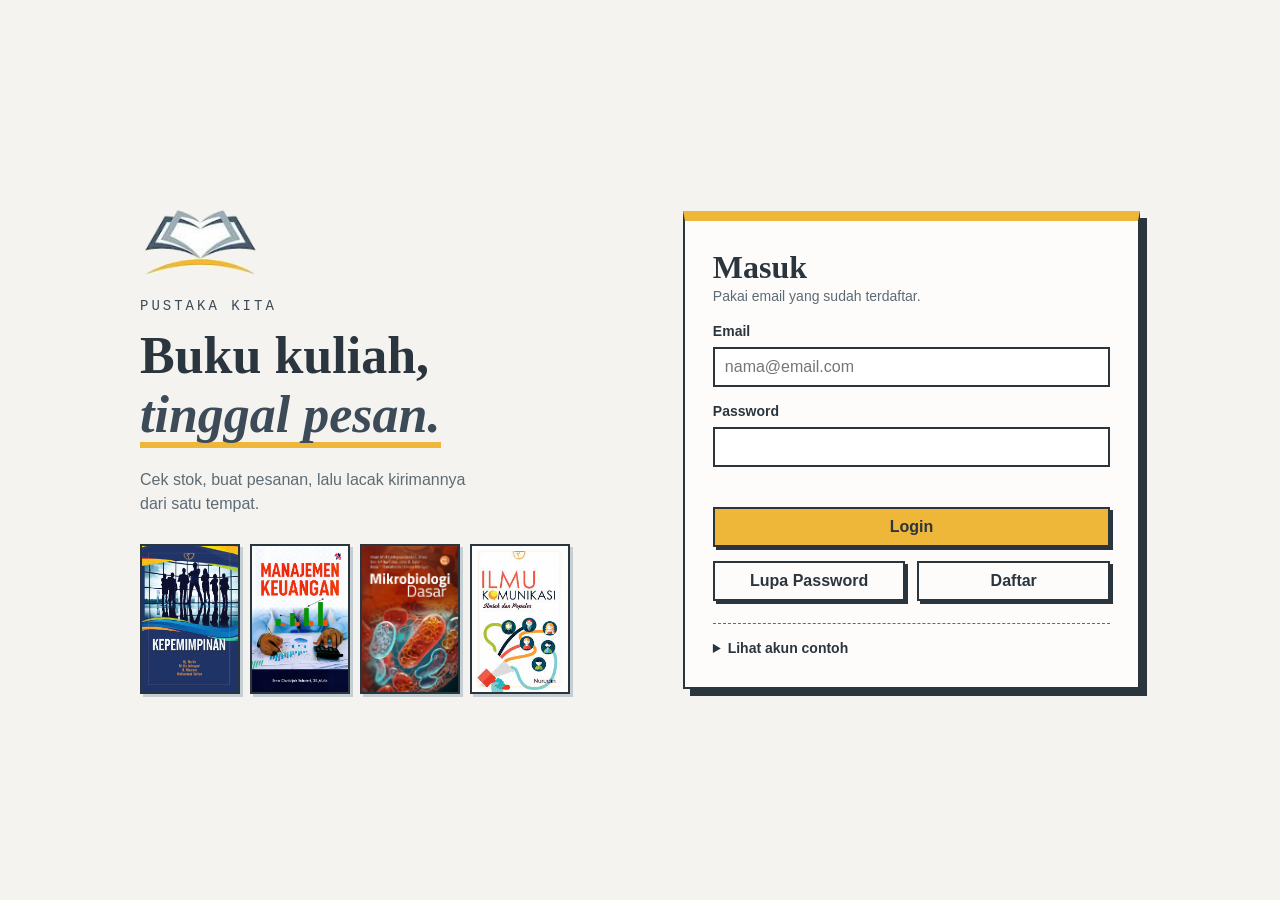
<file: index.html>
<!DOCTYPE html>
<html lang="id">
<head>
  <meta charset="UTF-8">
  <meta name="viewport" content="width=device-width, initial-scale=1.0">
  <title>Masuk - Pustaka Kita</title>
  <link rel="icon" href="assets/logo.png">
  <link rel="stylesheet" href="css/style.css">
  <script src="js/data.js" defer></script>
  <script src="js/script.js" defer></script>
</head>
<body>

  <main class="login-wrap">

    <!-- Sapaan dan Tumpukan sampul buku (dekorasi) -->
    <aside class="sisi-buku">
      <img class="logo-besar" src="assets/logo.png" alt="Logo Pustaka Kita">
      <p class="merek-besar">Pustaka Kita</p>
      <h1>Buku kuliah, <em>tinggal pesan.</em></h1>
      <p class="pengantar">Cek stok, buat pesanan, lalu lacak kirimannya dari satu tempat.</p>

      <div class="tumpukan">
        <img src="img/kepemimpinan.jpg" alt="">
        <img src="img/manajemen_keuangan.jpg" alt="">
        <img src="img/mikrobiologi.jpg" alt="">
        <img src="img/pengantar_komunikasi.jpg" alt="">
      </div>
    </aside>

    <!-- Form login -->
    <section class="kartu-login" aria-labelledby="judulLogin">
      <h2 id="judulLogin">Masuk</h2>
      <p class="catatan">Pakai email yang sudah terdaftar.</p>

      <form id="formLogin" novalidate>
        <label for="email">Email</label>
        <input type="email" id="email" name="email" placeholder="nama@email.com" autocomplete="username">

        <label for="password">Password</label>
        <input type="password" id="password" name="password" autocomplete="current-password">

        <p id="pesanLogin" class="pesan" aria-live="polite"></p>
        <button type="submit" class="tombol tombol-utama tombol-penuh">Login</button>
      </form>

      <div class="dua-tombol">
        <button type="button" class="tombol" id="btnLupa">Lupa Password</button>
        <button type="button" class="tombol" id="btnDaftar">Daftar</button>
      </div>

      <details class="akun-contoh" style="margin-top: 22px;">
        <summary>Lihat akun contoh</summary>
        <ul>
          <li>rina@gmail.com / rina123</li>
          <li>agus@gmail.com / agus123</li>
          <li>siti@gmail.com / siti123 (Admin)</li>
        </ul>
      </details>
    </section>
  </main>

  <!-- modal: Lupa Password -->
  <div class="modal sembunyi" id="modalLupa" role="dialog" aria-modal="true" aria-labelledby="judulLupa">
    <div class="modal-isi">
      <h2 id="judulLupa">Lupa Password</h2>
      <p class="catatan">Masukkan email kamu, nanti dikirim tautan untuk reset.</p>
      <form id="formLupa" novalidate>
        <label for="emailLupa">Email terdaftar</label>
        <input type="email" id="emailLupa" name="emailLupa">
        <p id="pesanLupa" class="pesan" aria-live="polite"></p>
        <div class="dua-tombol">
          <button type="submit" class="tombol tombol-utama">Kirim Tautan</button>
          <button type="button" class="tombol" id="tutupLupa">Tutup</button>
        </div>
      </form>
    </div>
  </div>

  <!-- modal: Daftar -->
  <div class="modal sembunyi" id="modalDaftar" role="dialog" aria-modal="true" aria-labelledby="judulDaftar">
    <div class="modal-isi">
      <h2 id="judulDaftar">Daftar Akun</h2>
      <form id="formDaftar" novalidate>
        <label for="namaDaftar">Nama lengkap</label>
        <input type="text" id="namaDaftar" name="namaDaftar">

        <label for="emailDaftar">Email</label>
        <input type="email" id="emailDaftar" name="emailDaftar">

        <label for="passDaftar">Password (minimal 6 karakter)</label>
        <input type="password" id="passDaftar" name="passDaftar">

        <label for="passDaftar2">Ulangi password</label>
        <input type="password" id="passDaftar2" name="passDaftar2">

        <p id="pesanDaftar" class="pesan" aria-live="polite"></p>
        <div class="dua-tombol">
          <button type="submit" class="tombol tombol-utama">Daftar</button>
          <button type="button" class="tombol" id="tutupDaftar">Tutup</button>
        </div>
      </form>
    </div>
  </div>

</body>
</html>
</file>
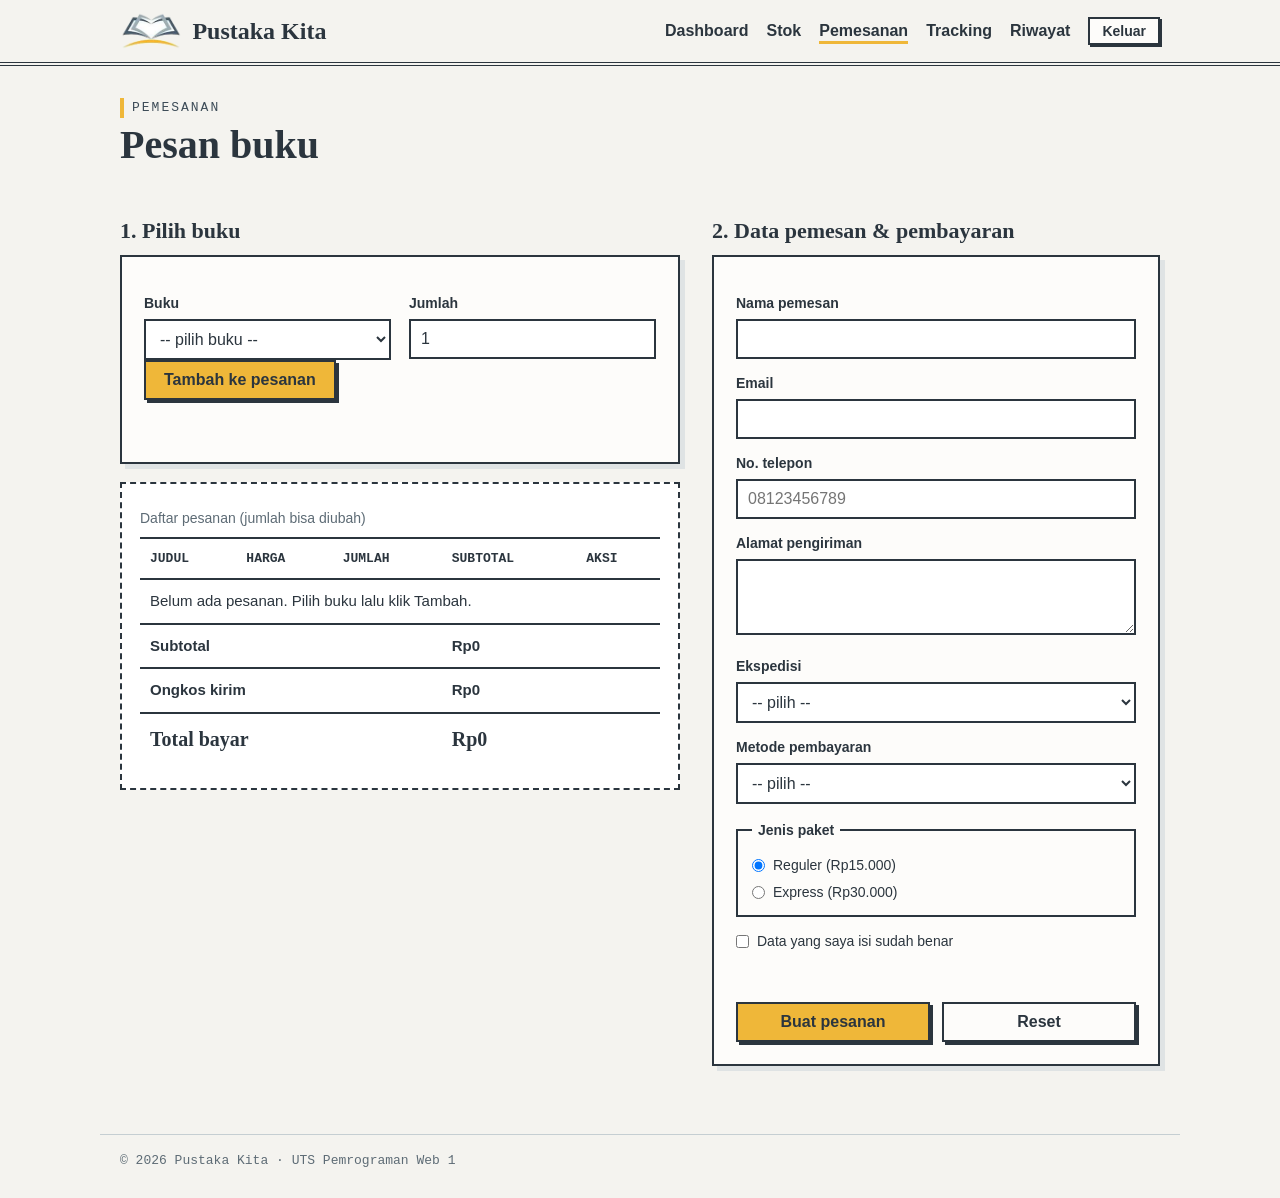
<file: checkout.html>
<!DOCTYPE html>
<html lang="id">
<head>
  <meta charset="UTF-8">
  <meta name="viewport" content="width=device-width, initial-scale=1.0">
  <title>Pemesanan - Pustaka Kita</title>
  <link rel="icon" href="assets/logo.png">
  <link rel="stylesheet" href="css/style.css">
  <script src="js/data.js" defer></script>
  <script src="js/script.js" defer></script>
</head>
<body>

  <header class="kepala">
    <div class="kepala-isi">
      <a class="merek" href="dashboard.html"><img src="assets/logo.png" alt=""> Pustaka Kita</a>
      <nav aria-label="Menu utama">
        <ul>
          <li><a href="dashboard.html">Dashboard</a></li>
          <li><a href="stok.html">Stok</a></li>
          <li><a href="checkout.html" aria-current="page">Pemesanan</a></li>
          <li><a href="tracking.html">Tracking</a></li>
          <li><a href="riwayat.html">Riwayat</a></li>
          <li><button type="button" id="btnLogout" class="tombol tombol-kecil">Keluar</button></li>
        </ul>
      </nav>
    </div>
  </header>

  <main>
    <p class="kicker">Pemesanan</p>
    <h1>Pesan buku</h1>

    <div class="dua-lajur">

      <!-- Pilih buku dan daftar pesanan -->
      <section aria-labelledby="judulPesanan">
        <h2 id="judulPesanan" class="judul-bagian">1. Pilih buku</h2>
        <div class="lembar">
          <div class="kolom">
            <div>
              <label for="pilihBuku">Buku</label>
              <select id="pilihBuku" name="pilihBuku"><option value="">-- pilih buku --</option></select>
            </div>
            <div>
              <label for="jumlah">Jumlah</label>
              <input type="number" id="jumlah" name="jumlah" min="1" value="1">
            </div>
          </div>
          <button type="button" id="tambahBuku" class="tombol tombol-utama">Tambah ke pesanan</button>
          <p id="pesanKeranjang" class="pesan" aria-live="polite"></p>
        </div>

        <div class="struk">
          <div class="tabel-bungkus">
            <table>
              <caption>Daftar pesanan (jumlah bisa diubah)</caption>
              <thead>
                <tr><th scope="col">Judul</th><th scope="col">Harga</th><th scope="col">Jumlah</th><th scope="col">Subtotal</th><th scope="col">Aksi</th></tr>
              </thead>
              <tbody id="isiKeranjang"></tbody>
              <tfoot>
                <tr><td colspan="3">Subtotal</td><td id="subtotal">Rp0</td><td></td></tr>
                <tr><td colspan="3">Ongkos kirim</td><td id="biayaOngkir">Rp0</td><td></td></tr>
                <tr class="total"><td colspan="3">Total bayar</td><td id="grandTotal">Rp0</td><td></td></tr>
              </tfoot>
            </table>
          </div>
        </div>
      </section>

      <!-- Data pemesan dan pembayaran -->
      <section aria-labelledby="judulPemesan">
        <h2 id="judulPemesan" class="judul-bagian">2. Data pemesan &amp; pembayaran</h2>
        <form id="formCheckout" class="lembar" novalidate>
          <label for="nama">Nama pemesan</label>
          <input type="text" id="nama" name="nama">

          <label for="emailPemesan">Email</label>
          <input type="email" id="emailPemesan" name="emailPemesan">

          <label for="telp">No. telepon</label>
          <input type="text" id="telp" name="telp" placeholder="08123456789">

          <label for="alamat">Alamat pengiriman</label>
          <textarea id="alamat" name="alamat" rows="3"></textarea>

          <label for="ekspedisi">Ekspedisi</label>
          <select id="ekspedisi" name="ekspedisi">
            <option value="">-- pilih --</option>
            <option>JNE</option>
            <option>Pos Indonesia</option>
            <option>J&amp;T</option>
          </select>

          <label for="bayar">Metode pembayaran</label>
          <select id="bayar" name="bayar">
            <option value="">-- pilih --</option>
            <option>Transfer Bank</option>
            <option>E-Wallet</option>
            <option>COD</option>
          </select>

          <fieldset>
            <legend>Jenis paket</legend>
            <label class="pilihan" for="reguler"><input type="radio" id="reguler" name="paket" value="Reguler" checked> Reguler (Rp15.000)</label>
            <label class="pilihan" for="express"><input type="radio" id="express" name="paket" value="Express"> Express (Rp30.000)</label>
          </fieldset>

          <label class="pilihan" for="setuju" style="margin-top:14px;"><input type="checkbox" id="setuju" name="setuju"> Data yang saya isi sudah benar</label>

          <p id="pesanCheckout" class="pesan" aria-live="polite"></p>
          <div class="dua-tombol">
            <button type="submit" class="tombol tombol-utama">Buat pesanan</button>
            <button type="button" class="tombol" id="btnReset">Reset</button>
          </div>
        </form>
      </section>

    </div>
  </main>

  <footer class="kaki">
    <p>&copy; 2026 Pustaka Kita &middot; UTS Pemrograman Web 1</p>
  </footer>
</body>
</html>
</file>
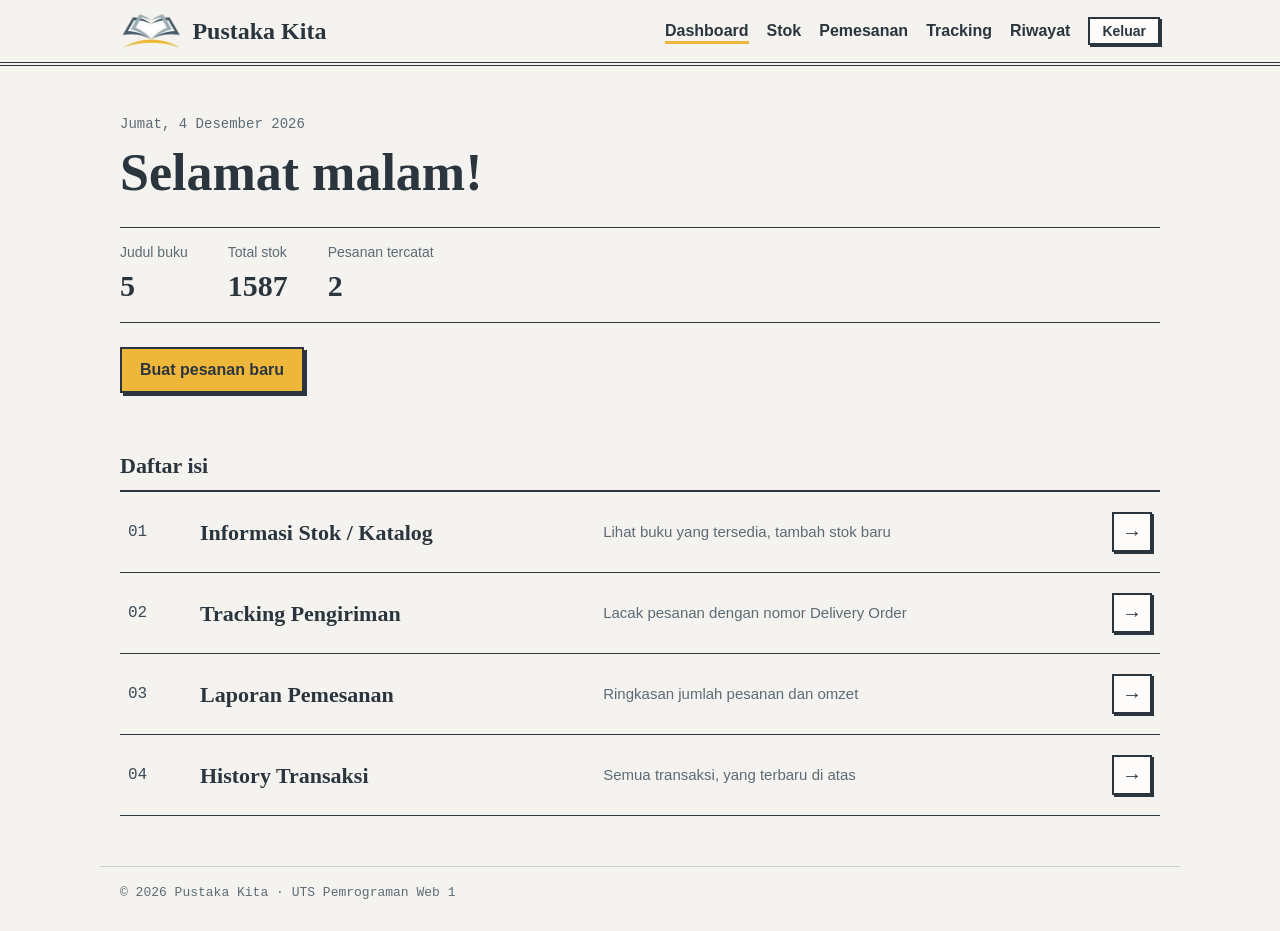
<file: dashboard.html>
<!DOCTYPE html>
<html lang="id">
<head>
  <meta charset="UTF-8">
  <meta name="viewport" content="width=device-width, initial-scale=1.0">
  <title>Dashboard - Pustaka Kita</title>
  <link rel="icon" href="assets/logo.png">
  <link rel="stylesheet" href="css/style.css">

  <!-- CSS internal -->
  <style>
    .sapaan { padding: 16px 0 30px; }
    .sapaan .tanggal { font-family: "Courier New", monospace; font-size: 14px; color: #5d6b75; margin-bottom: 8px; }
    .sapaan h1 { font-size: 52px; }
    .ringkasan { display: flex; flex-wrap: wrap; gap: 12px 40px; margin: 24px 0; padding: 14px 0; border-top: 1px solid #2b353e; border-bottom: 1px solid #2b353e; }
    .ringkasan dt { font-size: 14px; color: #5d6b75; }
    .ringkasan dd { font-family: Georgia, serif; font-weight: bold; font-size: 30px; }
    @media (max-width: 520px) { .sapaan h1 { font-size: 36px; } }
  </style>

  <script src="js/data.js" defer></script>
  <script src="js/script.js" defer></script>
</head>
<body>

  <header class="kepala">
    <div class="kepala-isi">
      <a class="merek" href="dashboard.html"><img src="assets/logo.png" alt=""> Pustaka Kita</a>
      <nav aria-label="Menu utama">
        <ul>
          <li><a href="dashboard.html" aria-current="page">Dashboard</a></li>
          <li><a href="stok.html">Stok</a></li>
          <li><a href="checkout.html">Pemesanan</a></li>
          <li><a href="tracking.html">Tracking</a></li>
          <li><a href="riwayat.html">Riwayat</a></li>
          <li><button type="button" id="btnLogout" class="tombol tombol-kecil">Keluar</button></li>
        </ul>
      </nav>
    </div>
  </header>

  <main>
    <section class="sapaan" aria-labelledby="greeting">
      <p class="tanggal" id="tanggal"></p>
      <h1 id="greeting">Selamat datang</h1>

      <dl class="ringkasan">
        <div><dt>Judul buku</dt><dd id="angkaJudul">0</dd></div>
        <div><dt>Total stok</dt><dd id="angkaStok">0</dd></div>
        <div><dt>Pesanan tercatat</dt><dd id="angkaPesanan">0</dd></div>
      </dl>

      <a class="tombol tombol-utama" href="checkout.html">Buat pesanan baru</a>
    </section>

    <section aria-labelledby="judulMenu">
      <h2 id="judulMenu" class="judul-bagian">Daftar isi</h2>
      <ol class="daftar-isi">
        <li>
          <a href="stok.html">
            <span class="no">01</span>
            <span class="nama">Informasi Stok / Katalog</span>
            <span class="ket">Lihat buku yang tersedia, tambah stok baru</span>
            <span class="panah" aria-hidden="true">&rarr;</span>
          </a>
        </li>
        <li>
          <a href="tracking.html">
            <span class="no">02</span>
            <span class="nama">Tracking Pengiriman</span>
            <span class="ket">Lacak pesanan dengan nomor Delivery Order</span>
            <span class="panah" aria-hidden="true">&rarr;</span>
          </a>
        </li>
        <li>
          <a href="riwayat.html#laporan">
            <span class="no">03</span>
            <span class="nama">Laporan Pemesanan</span>
            <span class="ket">Ringkasan jumlah pesanan dan omzet</span>
            <span class="panah" aria-hidden="true">&rarr;</span>
          </a>
        </li>
        <li>
          <a href="riwayat.html#history">
            <span class="no">04</span>
            <span class="nama">History Transaksi</span>
            <span class="ket">Semua transaksi, yang terbaru di atas</span>
            <span class="panah" aria-hidden="true">&rarr;</span>
          </a>
        </li>
      </ol>
    </section>
  </main>

  <footer class="kaki">
    <p>&copy; 2026 Pustaka Kita &middot; UTS Pemrograman Web 1</p>
  </footer>
</body>
</html>
</file>
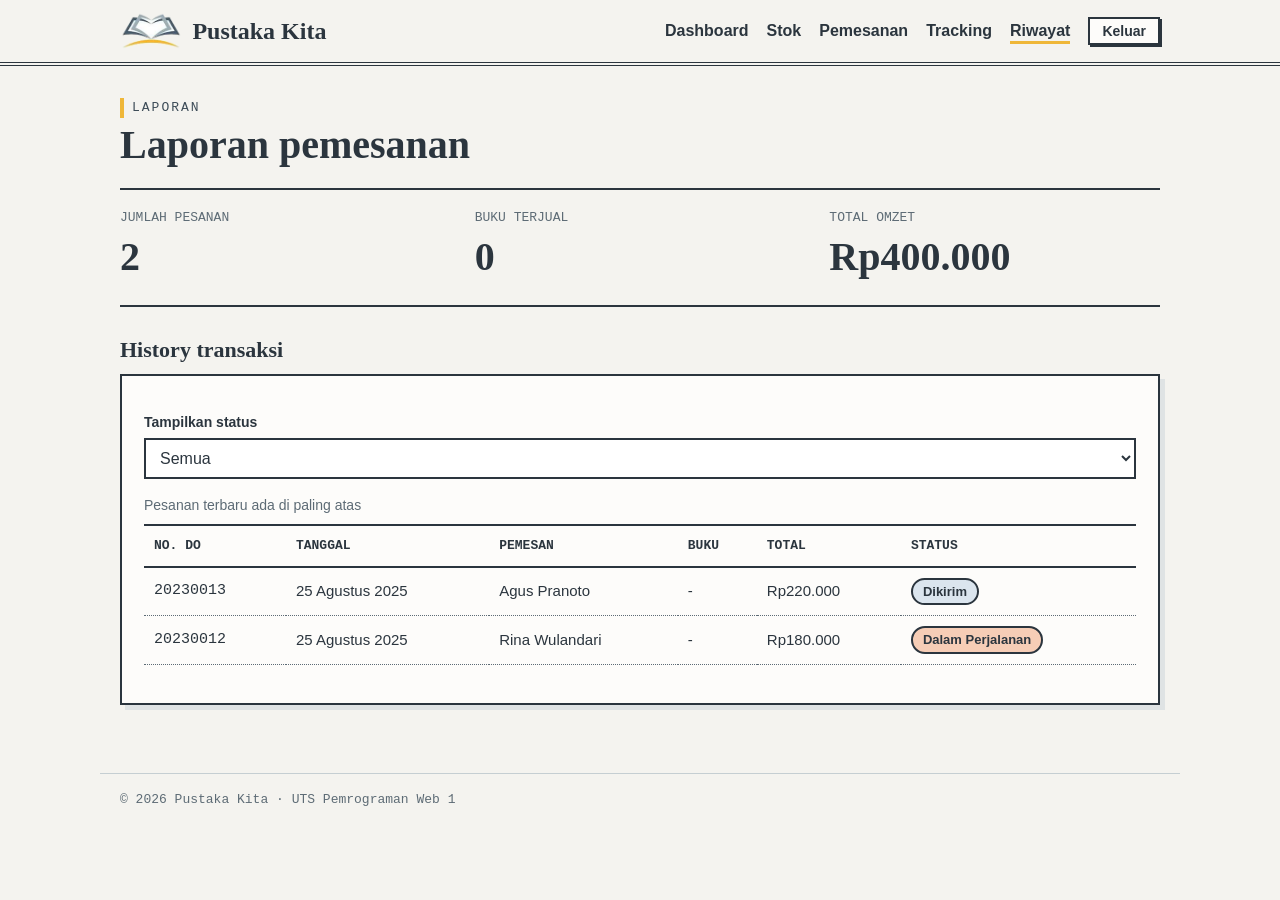
<file: riwayat.html>
<!DOCTYPE html>
<html lang="id">
<head>
  <meta charset="UTF-8">
  <meta name="viewport" content="width=device-width, initial-scale=1.0">
  <title>Laporan dan History - Pustaka Kita</title>
  <link rel="icon" href="assets/logo.png">
  <link rel="stylesheet" href="css/style.css">
  <script src="js/data.js" defer></script>
  <script src="js/script.js" defer></script>
</head>
<body>

  <header class="kepala">
    <div class="kepala-isi">
      <a class="merek" href="dashboard.html"><img src="assets/logo.png" alt=""> Pustaka Kita</a>
      <nav aria-label="Menu utama">
        <ul>
          <li><a href="dashboard.html">Dashboard</a></li>
          <li><a href="stok.html">Stok</a></li>
          <li><a href="checkout.html">Pemesanan</a></li>
          <li><a href="tracking.html">Tracking</a></li>
          <li><a href="riwayat.html" aria-current="page">Riwayat</a></li>
          <li><button type="button" id="btnLogout" class="tombol tombol-kecil">Keluar</button></li>
        </ul>
      </nav>
    </div>
  </header>

  <main>
    <section id="laporan" aria-labelledby="judulLaporan">
      <p class="kicker">Laporan</p>
      <h1 id="judulLaporan">Laporan pemesanan</h1>
      <dl class="angka-besar">
        <div><dt>Jumlah pesanan</dt><dd id="lapPesanan">0</dd></div>
        <div><dt>Buku terjual</dt><dd id="lapItem">0</dd></div>
        <div><dt>Total omzet</dt><dd id="lapOmzet">Rp0</dd></div>
      </dl>
    </section>

    <section id="history" aria-labelledby="judulHistory">
      <h2 id="judulHistory" class="judul-bagian">History transaksi</h2>
      <div class="lembar">
        <label for="filterStatus">Tampilkan status</label>
        <select id="filterStatus" name="filterStatus">
          <option value="semua">Semua</option>
        </select>

        <div class="tabel-bungkus">
          <table>
            <caption>Pesanan terbaru ada di paling atas</caption>
            <thead>
              <tr><th scope="col">No. DO</th><th scope="col">Tanggal</th><th scope="col">Pemesan</th><th scope="col">Buku</th><th scope="col">Total</th><th scope="col">Status</th></tr>
            </thead>
            <tbody id="isiRiwayat"></tbody>
          </table>
        </div>
      </div>
    </section>
  </main>

  <footer class="kaki">
    <p>&copy; 2026 Pustaka Kita &middot; UTS Pemrograman Web 1</p>
  </footer>
</body>
</html>
</file>
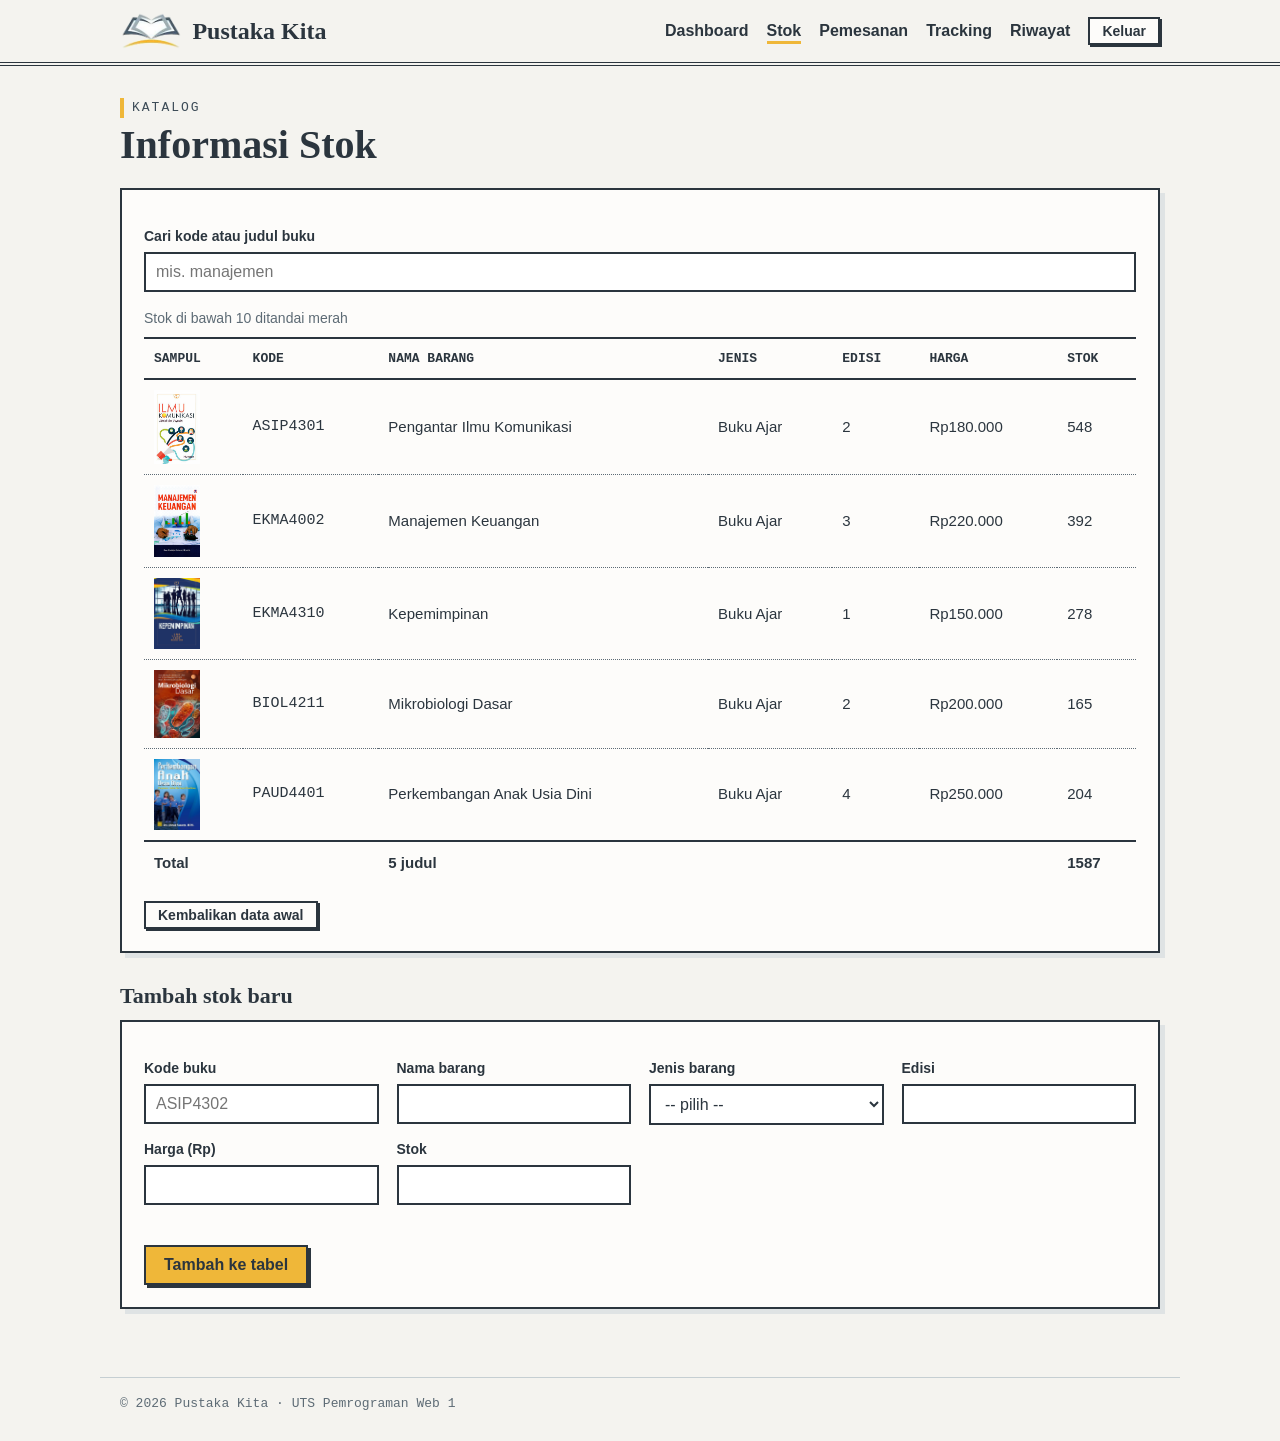
<file: stok.html>
<!DOCTYPE html>
<html lang="id">
<head>
  <meta charset="UTF-8">
  <meta name="viewport" content="width=device-width, initial-scale=1.0">
  <title>Stok Buku - Pustaka Kita</title>
  <link rel="icon" href="assets/logo.png">
  <link rel="stylesheet" href="css/style.css">
  <script src="js/data.js" defer></script>
  <script src="js/script.js" defer></script>
</head>
<body>

  <header class="kepala">
    <div class="kepala-isi">
      <a class="merek" href="dashboard.html"><img src="assets/logo.png" alt=""> Pustaka Kita</a>
      <nav aria-label="Menu utama">
        <ul>
          <li><a href="dashboard.html">Dashboard</a></li>
          <li><a href="stok.html" aria-current="page">Stok</a></li>
          <li><a href="checkout.html">Pemesanan</a></li>
          <li><a href="tracking.html">Tracking</a></li>
          <li><a href="riwayat.html">Riwayat</a></li>
          <li><button type="button" id="btnLogout" class="tombol tombol-kecil">Keluar</button></li>
        </ul>
      </nav>
    </div>
  </header>

  <main>
    <section aria-labelledby="judulKatalog">
      <p class="kicker">Katalog</p>
      <h1 id="judulKatalog">Informasi Stok</h1>

      <div class="lembar">
        <label for="cariStok">Cari kode atau judul buku</label>
        <input type="search" id="cariStok" placeholder="mis. manajemen">

        <div class="tabel-bungkus">
          <table>
            <caption>Stok di bawah 10 ditandai merah</caption>
            <thead>
              <tr><th scope="col">Sampul</th><th scope="col">Kode</th><th scope="col">Nama Barang</th><th scope="col">Jenis</th><th scope="col">Edisi</th><th scope="col">Harga</th><th scope="col">Stok</th></tr>
            </thead>
            <tbody id="isiStok"></tbody>
            <tfoot>
              <tr><td colspan="2">Total</td><td colspan="4"><span id="totalJudul">0</span> judul</td><td id="totalStok">0</td></tr>
            </tfoot>
          </table>
        </div>

        <button type="button" id="resetKatalog" class="tombol tombol-kecil">Kembalikan data awal</button>
      </div>
    </section>

    <section aria-labelledby="judulTambah">
      <h2 id="judulTambah" class="judul-bagian">Tambah stok baru</h2>
      <form id="formStok" class="lembar" novalidate>
        <div class="kolom">
          <div><label for="kode">Kode buku</label><input type="text" id="kode" name="kode" placeholder="ASIP4302"></div>
          <div><label for="judul">Nama barang</label><input type="text" id="judul" name="judul"></div>
          <div>
            <label for="kategori">Jenis barang</label>
            <select id="kategori" name="kategori">
              <option value="">-- pilih --</option>
              <option>Buku Ajar</option>
              <option>Modul</option>
              <option>Buku Referensi</option>
            </select>
          </div>
          <div><label for="edisi">Edisi</label><input type="number" id="edisi" name="edisi" min="1"></div>
          <div><label for="harga">Harga (Rp)</label><input type="number" id="harga" name="harga" min="1"></div>
          <div><label for="stok">Stok</label><input type="number" id="stok" name="stok" min="0"></div>
        </div>
        <p id="pesanStok" class="pesan" aria-live="polite"></p>
        <button type="submit" class="tombol tombol-utama">Tambah ke tabel</button>
      </form>
    </section>
  </main>

  <footer class="kaki">
    <p>&copy; 2026 Pustaka Kita &middot; UTS Pemrograman Web 1</p>
  </footer>
</body>
</html>
</file>
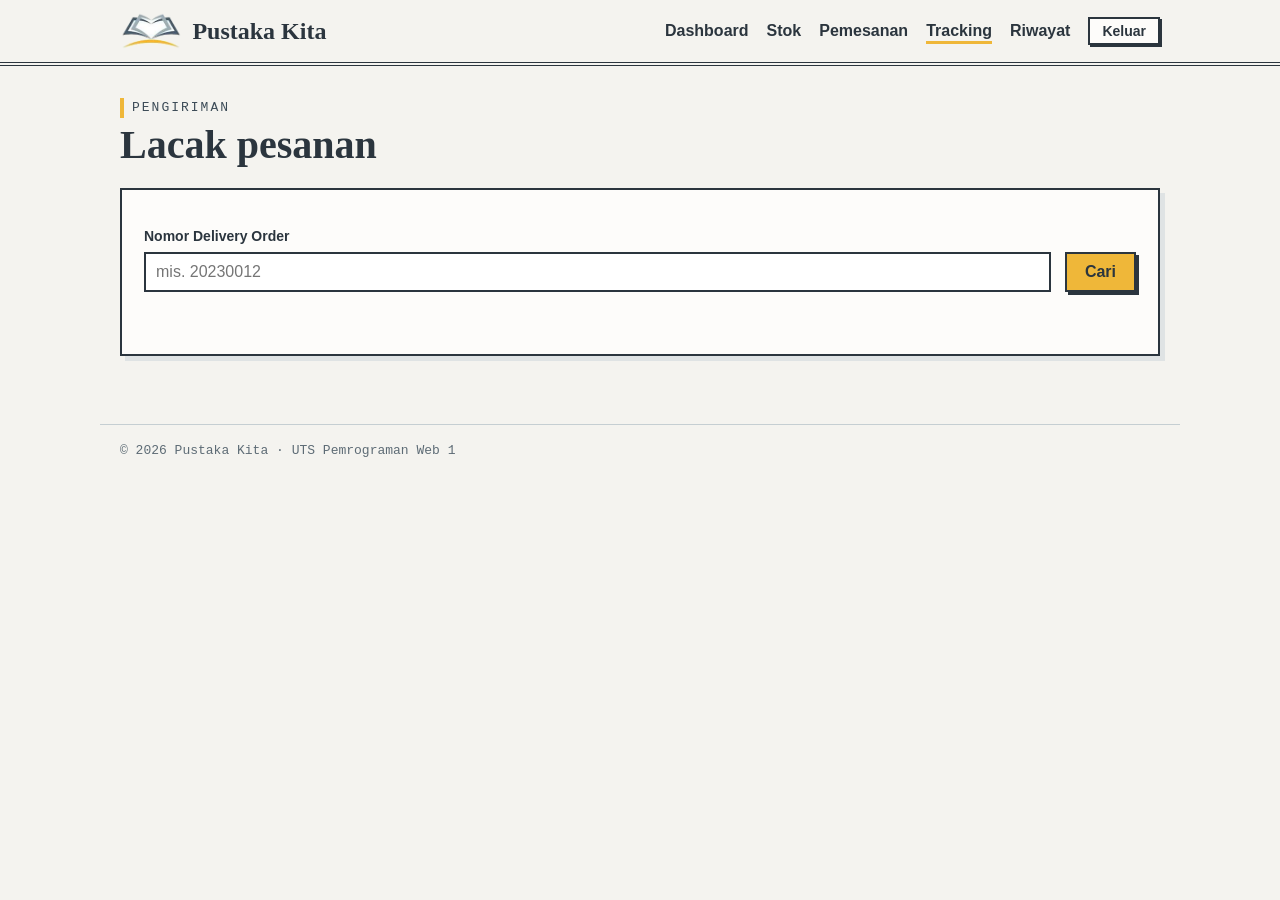
<file: tracking.html>
<!DOCTYPE html>
<html lang="id">
<head>
  <meta charset="UTF-8">
  <meta name="viewport" content="width=device-width, initial-scale=1.0">
  <title>Tracking - Pustaka Kita</title>
  <link rel="icon" href="assets/logo.png">
  <link rel="stylesheet" href="css/style.css">
  <script src="js/data.js" defer></script>
  <script src="js/script.js" defer></script>
</head>
<body>

  <header class="kepala">
    <div class="kepala-isi">
      <a class="merek" href="dashboard.html"><img src="assets/logo.png" alt=""> Pustaka Kita</a>
      <nav aria-label="Menu utama">
        <ul>
          <li><a href="dashboard.html">Dashboard</a></li>
          <li><a href="stok.html">Stok</a></li>
          <li><a href="checkout.html">Pemesanan</a></li>
          <li><a href="tracking.html" aria-current="page">Tracking</a></li>
          <li><a href="riwayat.html">Riwayat</a></li>
          <li><button type="button" id="btnLogout" class="tombol tombol-kecil">Keluar</button></li>
        </ul>
      </nav>
    </div>
  </header>

  <main>
    <section aria-labelledby="judulTracking">
      <p class="kicker">Pengiriman</p>
      <h1 id="judulTracking">Lacak pesanan</h1>

      <form id="formTracking" class="lembar baris-cari" novalidate>
        <div>
          <label for="noDO">Nomor Delivery Order</label>
          <input type="text" id="noDO" name="noDO" placeholder="mis. 20230012">
        </div>
        <button type="submit" class="tombol tombol-utama">Cari</button>
        <p id="pesanTracking" class="pesan" aria-live="polite"></p>
      </form>
    </section>

    <!-- Hasil pencarian -->
    <section id="hasilTracking" class="sembunyi surat-jalan" aria-labelledby="judulHasil">
      <div class="surat-atas">
        <div>
          <p class="kicker">Atas nama</p>
          <h2 id="judulHasil"><span id="tNama">Nama pemesan</span></h2>
          <p class="mono">DO <span id="tNomor"></span></p>
        </div>
        <p class="stempel" id="statusTeks"></p>
      </div>

      <div class="progres" role="progressbar" aria-label="Progres pengiriman" aria-valuemin="0" aria-valuemax="100" aria-valuenow="0">
        <div id="bar"></div>
      </div>
      <ol id="langkah" class="langkah"></ol>

      <div class="tabel-bungkus">
        <table class="tabel-detail">
          <caption>Detail pengiriman</caption>
          <tbody>
            <tr><th scope="row">Ekspedisi</th><td id="tEkspedisi"></td></tr>
            <tr><th scope="row">Tanggal kirim</th><td id="tTanggal"></td></tr>
            <tr><th scope="row">Jenis paket</th><td id="tPaket"></td></tr>
            <tr><th scope="row">Total pembayaran</th><td id="tTotal"></td></tr>
          </tbody>
        </table>
      </div>

      <h3 class="judul-bagian">Perjalanan paket</h3>
      <ol id="perjalanan" class="garis-waktu"></ol>
    </section>
  </main>

  <footer class="kaki">
    <p>&copy; 2026 Pustaka Kita &middot; UTS Pemrograman Web 1</p>
  </footer>
</body>
</html>
</file>
<file: css/style.css>
/* =========================================================
   style.css - Pustaka Kita
   Tema: toko buku kertas & tinta. Warna diambil dari logo:
   slate #3c4b57 (buku) | emas #efb739 (garis bawah) | abu-biru #9eacb1
   kertas #f4f3ef | kertas terang #fdfcfa | teks #2b353e | teks abu #5d6b75
   error #b3261e | sukses #2f6b4a
   ========================================================= */

/* ---------- reset + dasar ---------- */
* { margin: 0; padding: 0; box-sizing: border-box; }

body {
  font-family: Arial, Helvetica, sans-serif;
  font-size: 16px;
  line-height: 1.5;
  color: #2b353e;
  background-color: #f4f3ef;
}

img { max-width: 100%; }
a { color: #2d5d85; }
.sembunyi { display: none; }

h1, h2, h3 { font-family: Georgia, "Times New Roman", serif; line-height: 1.15; }
h1 { font-size: 40px; margin-bottom: 20px; }
h2 { font-size: 22px; }
.judul-bagian { margin: 30px 0 12px; }
.kicker { font-family: "Courier New", monospace; font-size: 13px; text-transform: uppercase; letter-spacing: 2px; color: #3c4b57; border-left: 4px solid #efb739; padding-left: 8px; margin-bottom: 4px; }
.catatan { font-size: 14px; color: #5d6b75; }
.mono { font-family: "Courier New", monospace; }

/* ---------- header, nav, main, footer ---------- */
.kepala { border-bottom: 4px double #2b353e; }
.kepala-isi { max-width: 1080px; margin: 0 auto; padding: 12px 20px; display: flex; justify-content: space-between; align-items: center; flex-wrap: wrap; gap: 10px; }
.merek { display: flex; align-items: center; gap: 10px; font-family: Georgia, serif; font-weight: bold; font-size: 24px; color: #2b353e; text-decoration: none; }
.merek img { height: 38px; width: auto; }

.kepala nav ul { list-style: none; display: flex; flex-wrap: wrap; align-items: center; gap: 6px 18px; }
.kepala nav a { color: #2b353e; text-decoration: none; font-weight: bold; padding: 2px 0; border-bottom: 3px solid transparent; }
.kepala nav a:hover { border-bottom-color: #efb739; }
.kepala nav a[aria-current="page"] { border-bottom-color: #efb739; }

main { max-width: 1080px; margin: 0 auto; padding: 32px 20px 50px; }
.kaki { max-width: 1080px; margin: 0 auto; padding: 16px 20px 28px; border-top: 1px solid #c5ced2; font-family: "Courier New", monospace; font-size: 13px; color: #5d6b75; }

/* lembar = kotak isi seperti kertas */
.lembar { background-color: #fdfcfa; border: 2px solid #2b353e; padding: 22px; margin-bottom: 18px; box-shadow: 5px 5px 0 #dfe3e4; }
.dua-lajur { display: grid; grid-template-columns: 1.25fr 1fr; gap: 0 32px; align-items: start; }

/* ---------- form ---------- */
label { display: block; font-size: 14px; font-weight: bold; margin: 14px 0 5px; }
input, select, textarea { width: 100%; padding: 9px 10px; font-family: inherit; font-size: 16px; color: #2b353e; background-color: #ffffff; border: 2px solid #2b353e; }
input:focus, select:focus, textarea:focus { outline: 3px solid #2457c5; }
button:focus, a:focus, summary:focus { outline: 3px solid #2457c5; }
input[type="radio"], input[type="checkbox"] { width: auto; }
.kolom { display: grid; grid-template-columns: repeat(auto-fit, minmax(190px, 1fr)); gap: 0 18px; }
fieldset { border: 2px solid #2b353e; padding: 8px 14px 12px; margin-top: 16px; }
legend { font-size: 14px; font-weight: bold; padding: 0 6px; }
.pilihan { display: flex; align-items: center; gap: 8px; font-weight: normal; margin: 6px 0 0; }

/* pesan error (merah) / sukses (hijau) di bawah form */
.pesan { min-height: 24px; margin: 12px 0 4px; font-size: 14px; font-weight: bold; }
.pesan.error { color: #b3261e; }
.pesan.sukses { color: #2f6b4a; }

/* ---------- tombol ---------- */
.tombol { display: inline-block; font-family: inherit; font-size: 16px; font-weight: bold; text-decoration: none; text-align: center; cursor: pointer; padding: 9px 18px; color: #2b353e; background-color: #fdfcfa; border: 2px solid #2b353e; box-shadow: 3px 3px 0 #2b353e; transition: background-color 0.2s; }
.tombol:hover { background-color: #efb739; }
.tombol-utama { background-color: #efb739; color: #2b353e; }
.tombol-utama:hover { background-color: #c8921a; }
.tombol-kecil { padding: 4px 12px; font-size: 14px; box-shadow: 2px 2px 0 #2b353e; }
.tombol-penuh { width: 100%; }
.dua-tombol { display: flex; flex-wrap: wrap; gap: 12px; margin-top: 14px; }
.dua-tombol .tombol { flex: 1; }

/* ---------- tabel ---------- */
.tabel-bungkus { overflow-x: auto; margin: 16px 0; }
table { width: 100%; border-collapse: collapse; font-size: 15px; }
caption { text-align: left; font-size: 14px; color: #5d6b75; padding-bottom: 8px; }
th, td { padding: 10px; text-align: left; vertical-align: middle; }
thead th { font-family: "Courier New", monospace; font-size: 13px; text-transform: uppercase; border-top: 2px solid #2b353e; border-bottom: 2px solid #2b353e; white-space: nowrap; }
tbody td, tbody th { border-bottom: 1px dotted #5d6b75; }
tbody tr:hover { background-color: #faf0d3; }
tfoot td { font-weight: bold; border-top: 2px solid #2b353e; }
td img { display: block; width: 46px; }
td.kode { font-family: "Courier New", monospace; }
td input[type="number"] { width: 76px; padding: 5px 8px; }
.stok-tipis { color: #b3261e; font-weight: bold; }

/* ---------- halaman login ---------- */
.login-wrap { max-width: 1040px; min-height: 100vh; margin: 0 auto; padding: 30px 20px; display: grid; grid-template-columns: 1.1fr 1fr; gap: 40px; align-items: center; }
.sisi-buku img.logo-besar { width: 120px; height: auto; margin-bottom: 10px; }
.merek-besar { font-family: "Courier New", monospace; text-transform: uppercase; letter-spacing: 3px; font-size: 14px; color: #3c4b57; margin-bottom: 12px; }
.sisi-buku h1 { font-size: 52px; line-height: 1.05; }
.sisi-buku h1 em { display: inline-block; color: #3c4b57; border-bottom: 6px solid #efb739; margin-top: 4px; }
.pengantar { max-width: 340px; color: #5d6b75; }

/* deretan sampul buku */
.tumpukan { display: flex; gap: 10px; margin-top: 28px; }
.tumpukan img { width: 100px; height: 150px; object-fit: cover; border: 2px solid #2b353e; box-shadow: 3px 3px 0 #c5ced2; }

/* kartu login seperti kartu katalog: garis merah di atas */
.kartu-login { background-color: #fdfcfa; border: 2px solid #2b353e; border-top: 10px solid #efb739; padding: 28px; box-shadow: 7px 7px 0 #2b353e; }
.kartu-login h2 { font-size: 32px; }
.akun-contoh { margin-top: 20px; padding-top: 14px; border-top: 1px dashed #5d6b75; font-size: 14px; }
.akun-contoh summary { cursor: pointer; font-weight: bold; }
.akun-contoh ul { margin: 8px 0 0 18px; font-family: "Courier New", monospace; }

/* ---------- modal (pop-up) ---------- */
.modal { position: fixed; top: 0; left: 0; right: 0; bottom: 0; z-index: 20; display: flex; align-items: center; justify-content: center; padding: 16px; background-color: rgba(43, 53, 62, 0.6); }
.modal.sembunyi { display: none; }
.modal-isi { width: 100%; max-width: 420px; max-height: 92vh; overflow: auto; background-color: #fdfcfa; border: 2px solid #2b353e; border-top: 10px solid #efb739; padding: 24px; box-shadow: 8px 8px 0 #2b353e; }
.modal-isi h2 { font-size: 26px; }

/* ---------- dashboard ---------- */
.daftar-isi { list-style: none; border-top: 2px solid #2b353e; }
.daftar-isi li { border-bottom: 1px solid #2b353e; }
.daftar-isi a { display: grid; grid-template-columns: 56px 1.1fr 1.4fr 40px; gap: 8px 16px; align-items: center; padding: 20px 8px; color: #2b353e; text-decoration: none; }
.daftar-isi a:hover { background-color: #faf0d3; }
.daftar-isi .no { font-family: "Courier New", monospace; color: #3c4b57; }
.daftar-isi .nama { font-family: Georgia, serif; font-weight: bold; font-size: 22px; }
.daftar-isi .ket { color: #5d6b75; font-size: 15px; }
.daftar-isi .panah { display: flex; align-items: center; justify-content: center; width: 40px; height: 40px; font-size: 20px; background-color: #fdfcfa; border: 2px solid #2b353e; box-shadow: 2px 2px 0 #2b353e; }
.daftar-isi a:hover .panah { background-color: #efb739; }

/* ---------- checkout: tampilan struk ---------- */
.struk { background-color: #ffffff; border: 2px dashed #2b353e; padding: 8px 18px; margin-bottom: 18px; }
.struk tr.total td { font-family: Georgia, serif; font-size: 20px; }

/* ---------- tracking ---------- */
.baris-cari { display: grid; grid-template-columns: 1fr auto; gap: 0 14px; align-items: end; }
.baris-cari .pesan { grid-column: 1 / 3; }
.surat-jalan { background-color: #fdfcfa; border: 2px solid #2b353e; padding: 26px; box-shadow: 5px 5px 0 #dfe3e4; }
.surat-atas { display: flex; justify-content: space-between; align-items: flex-start; flex-wrap: wrap; gap: 16px; margin-bottom: 22px; }
.surat-atas h2 { font-size: 32px; }

/* status dibuat seperti cap stempel */
.stempel { display: inline-block; padding: 6px 16px; font-family: "Courier New", monospace; font-weight: bold; font-size: 15px; text-transform: uppercase; letter-spacing: 2px; color: #3c4b57; border: 3px double #3c4b57; }

.progres { height: 16px; background-color: #dfe3e4; border: 2px solid #2b353e; }
#bar { width: 0; height: 100%; background-color: #efb739; transition: width 0.6s; }
.langkah { list-style: none; display: grid; grid-template-columns: repeat(4, 1fr); gap: 8px; margin: 10px 0 24px; }
.langkah li { font-size: 14px; color: #5d6b75; padding-top: 6px; border-top: 4px solid #c5ced2; }
.langkah li.selesai { color: #2b353e; font-weight: bold; border-top-color: #efb739; }
.tabel-detail th { width: 38%; font-size: 14px; color: #5d6b75; }
.tabel-detail td { font-weight: bold; }

.garis-waktu { list-style: none; margin-left: 8px; border-left: 3px solid #2b353e; }
.garis-waktu li { padding: 0 0 18px 20px; }
.garis-waktu time { display: block; font-family: "Courier New", monospace; font-size: 13px; color: #5d6b75; }

/* ---------- laporan & riwayat ---------- */
.angka-besar { display: grid; grid-template-columns: repeat(auto-fit, minmax(200px, 1fr)); gap: 0 24px; border-top: 2px solid #2b353e; border-bottom: 2px solid #2b353e; margin-bottom: 8px; }
.angka-besar div { padding: 18px 0; }
.angka-besar dt { font-family: "Courier New", monospace; font-size: 13px; text-transform: uppercase; color: #5d6b75; }
.angka-besar dd { font-family: Georgia, serif; font-weight: bold; font-size: 40px; }
.lencana { display: inline-block; padding: 2px 10px; font-size: 13px; font-weight: bold; border: 2px solid #2b353e; border-radius: 20px; white-space: nowrap; }
.status0 { background-color: #f8e5ae; }
.status1 { background-color: #dbe5ee; }
.status2 { background-color: #f6cdb6; }
.status3 { background-color: #cfe3d3; }

/* ---------- responsif (layar kecil) ---------- */
@media (max-width: 860px) {
  .login-wrap { grid-template-columns: minmax(0, 1fr); gap: 24px; }
  .sisi-buku h1 { font-size: 40px; }
  .dua-lajur { grid-template-columns: minmax(0, 1fr); }
  .daftar-isi a { grid-template-columns: 40px 1fr 40px; }
  .daftar-isi .ket { grid-column: 2 / 3; grid-row: 2; }
  .daftar-isi .panah { grid-column: 3; grid-row: 1; }
}
@media (max-width: 520px) {
  h1 { font-size: 32px; }
  .baris-cari { grid-template-columns: 1fr; gap: 12px 0; }
  .baris-cari .pesan { grid-column: 1; }
  .langkah { grid-template-columns: 1fr 1fr; }
  .tumpukan img { width: 72px; height: 108px; }
  .lembar { padding: 16px; }
  .dua-tombol .tombol { padding: 9px 6px; }
}
</file>
